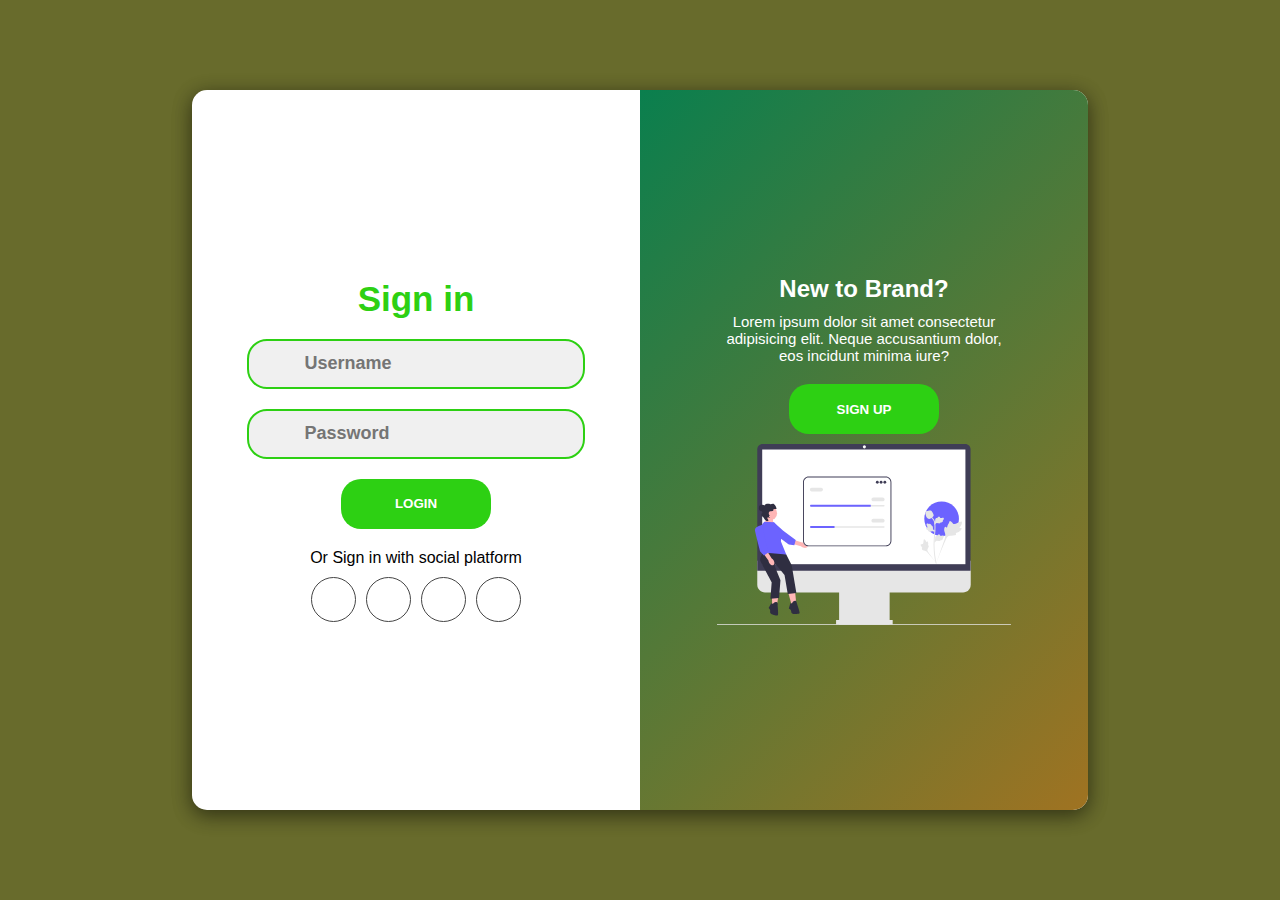
<file: index.html>
<!DOCTYPE html>
<html lang="en">
  <head>
    <meta charset="UTF-8" />
    <meta http-equiv="X-UA-Compatible" content="IE=edge" />
    <meta name="viewport" content="width=device-width, initial-scale=1.0" />
    <link
      rel="stylesheet"
      href="https://pro.fontawesome.com/releases/v5.10.0/css/all.css"
      integrity="sha384-AYmEC3Yw5cVb3ZcuHtOA93w35dYTsvhLPVnYs9eStHfGJvOvKxVfELGroGkvsg+p"
      crossorigin="anonymous"
    />
    <link rel="stylesheet" href="style.css" />
    <title>signin-signup</title>
  </head>
  <body>
    <div class="container">
      <div class="signin-signup">
        <form action="" class="sign-in-form">
          <h2 class="title">Sign in</h2>
          <div class="input-field">
            <i class="fas fa-user"></i>
            <input type="text" placeholder="Username" />
          </div>
          <div class="input-field">
            <i class="fas fa-lock"></i>
            <input type="password" placeholder="Password" />
          </div>
          <input type="submit" value="Login" class="btn" />
          <p class="social-text">Or Sign in with social platform</p>
          <div class="social-media">
            <a href="#" class="social-icon">
              <i class="fab fa-facebook"></i>
            </a>
            <a href="" class="social-icon">
              <i class="fab fa-twitter"></i>
            </a>
            <a href="" class="social-icon">
              <i class="fab fa-google"></i>
            </a>
            <a href="" class="social-icon">
              <i class="fab fa-linkedin-in"></i>
            </a>
          </div>
          <p class="account-text">
            Don't have an account? <a href="#" id="sign-up-btn2">Sign up</a>
          </p>
        </form>
        <form action="" class="sign-up-form">
          <h2 class="title">Sign up</h2>
          <div class="input-field">
            <i class="fas fa-user"></i>
            <input type="text" placeholder="Username" />
          </div>
          <div class="input-field">
            <i class="fas fa-envelope"></i>
            <input type="text" placeholder="Email" />
          </div>
          <div class="input-field">
            <i class="fas fa-lock"></i>
            <input type="password" placeholder="Password" />
          </div>
          <input type="submit" value="Sign up" class="btn" />
          <p class="social-text">Or Sign in with social platform</p>
          <div class="social-media">
            <a href="#" class="social-icon">
              <i class="fab fa-facebook"></i>
            </a>
            <a href="" class="social-icon">
              <i class="fab fa-twitter"></i>
            </a>
            <a href="" class="social-icon">
              <i class="fab fa-google"></i>
            </a>
            <a href="" class="social-icon">
              <i class="fab fa-linkedin-in"></i>
            </a>
          </div>
          <p class="account-text">
            Already have an account? <a href="#" id="sign-in-btn2">Sign in</a>
          </p>
        </form>
      </div>
      <div class="panels-container">
        <div class="panel left-panel">
          <div class="content">
            <h3>Member of Brand?</h3>
            <p>
              Lorem ipsum dolor sit amet consectetur adipisicing elit. Neque
              accusantium dolor, eos incidunt minima iure?
            </p>
            <button class="btn" id="sign-in-btn">Sign in</button>
          </div>
          <img src="image/signin.svg" alt="" class="image" />
        </div>
        <div class="panel right-panel">
          <div class="content">
            <h3>New to Brand?</h3>
            <p>
              Lorem ipsum dolor sit amet consectetur adipisicing elit. Neque
              accusantium dolor, eos incidunt minima iure?
            </p>
            <button class="btn" id="sign-up-btn">Sign up</button>
          </div>
          <img src="image/signup.svg" alt="" class="image" />
        </div>
      </div>
    </div>
    <script src="sign.js"></script>
  </body>
</html>
</file>
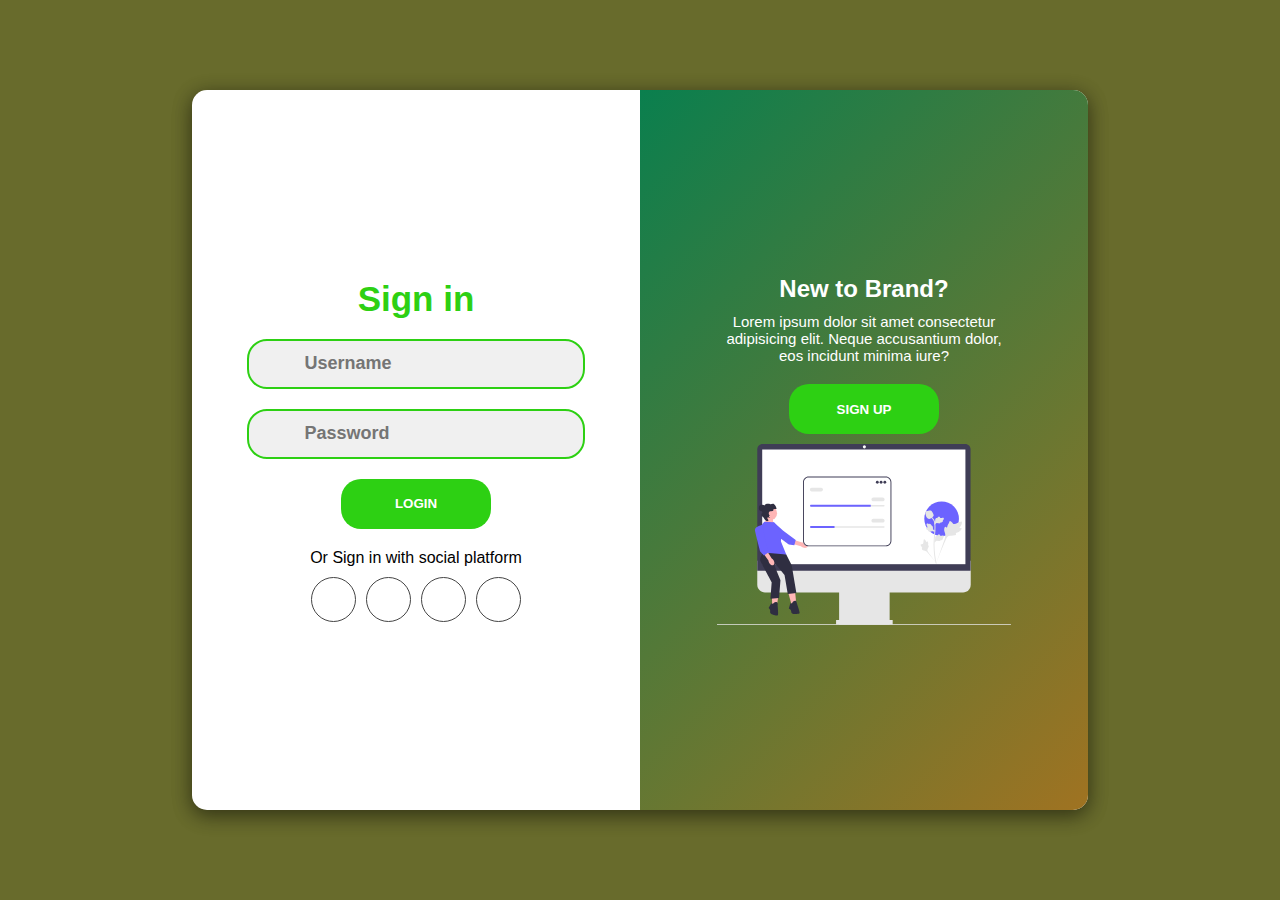
<file: signup.html>
<!DOCTYPE html>
<html lang="en">
  <head>
    <meta charset="UTF-8" />
    <meta http-equiv="X-UA-Compatible" content="IE=edge" />
    <meta name="viewport" content="width=device-width, initial-scale=1.0" />
    <link
      rel="stylesheet"
      href="https://pro.fontawesome.com/releases/v5.10.0/css/all.css"
      integrity="sha384-AYmEC3Yw5cVb3ZcuHtOA93w35dYTsvhLPVnYs9eStHfGJvOvKxVfELGroGkvsg+p"
      crossorigin="anonymous"
    />
    <link rel="stylesheet" href="signup.css" />
    <title>signin-signup</title>
  </head>
  <body>
    <div class="container">
      <div class="signin-signup">
        <form action="" class="sign-in-form">
          <h2 class="title">Sign in</h2>
          <div class="input-field">
            <i class="fas fa-user"></i>
            <input type="text" placeholder="Username" />
          </div>
          <div class="input-field">
            <i class="fas fa-lock"></i>
            <input type="password" placeholder="Password" />
          </div>
          <input type="submit" value="Login" class="btn" />
          <p class="social-text">Or Sign in with social platform</p>
          <div class="social-media">
            <a href="#" class="social-icon">
              <i class="fab fa-facebook"></i>
            </a>
            <a href="" class="social-icon">
              <i class="fab fa-twitter"></i>
            </a>
            <a href="" class="social-icon">
              <i class="fab fa-google"></i>
            </a>
            <a href="" class="social-icon">
              <i class="fab fa-linkedin-in"></i>
            </a>
          </div>
          <p class="account-text">
            Don't have an account? <a href="#" id="sign-up-btn2">Sign up</a>
          </p>
        </form>
        <form action="" class="sign-up-form">
          <h2 class="title">Sign up</h2>
          <div class="input-field">
            <i class="fas fa-user"></i>
            <input type="text" placeholder="Username" />
          </div>
          <div class="input-field">
            <i class="fas fa-envelope"></i>
            <input type="text" placeholder="Email" />
          </div>
          <div class="input-field">
            <i class="fas fa-lock"></i>
            <input type="password" placeholder="Password" />
          </div>
          <input type="submit" value="Sign up" class="btn" />
          <p class="social-text">Or Sign in with social platform</p>
          <div class="social-media">
            <a href="#" class="social-icon">
              <i class="fab fa-facebook"></i>
            </a>
            <a href="" class="social-icon">
              <i class="fab fa-twitter"></i>
            </a>
            <a href="" class="social-icon">
              <i class="fab fa-google"></i>
            </a>
            <a href="" class="social-icon">
              <i class="fab fa-linkedin-in"></i>
            </a>
          </div>
          <p class="account-text">
            Already have an account? <a href="#" id="sign-in-btn2">Sign in</a>
          </p>
        </form>
      </div>
      <div class="panels-container">
        <div class="panel left-panel">
          <div class="content">
            <h3>Member of Brand?</h3>
            <p>
              Lorem ipsum dolor sit amet consectetur adipisicing elit. Neque
              accusantium dolor, eos incidunt minima iure?
            </p>
            <button class="btn" id="sign-in-btn">Sign in</button>
          </div>
          <img src="image/signin.svg" alt="" class="image" />
        </div>
        <div class="panel right-panel">
          <div class="content">
            <h3>New to Brand?</h3>
            <p>
              Lorem ipsum dolor sit amet consectetur adipisicing elit. Neque
              accusantium dolor, eos incidunt minima iure?
            </p>
            <button class="btn" id="sign-up-btn">Sign up</button>
          </div>
          <img src="image/signup.svg" alt="" class="image" />
        </div>
      </div>
    </div>
    <script src="signup.js"></script>
  </body>
</html>
</file>
<file: style.css>
* {
  margin: 0;
  padding: 0;
  box-sizing: border-box;
  font-family: "Poppins", sans-serif;
}
body {
  display: flex;
  align-items: center;
  justify-content: center;
  min-height: 100vh;
  background: rgb(104, 107, 44);
}
.container {
  position: relative;
  width: 70vw;
  height: 80vh;
  background: rgb(255, 255, 255);
  border-radius: 15px;
  box-shadow: 0 4px 20px 0 rgba(0, 0, 0, 0.3), 0 6px 20px 0 rgba(0, 0, 0, 0.3);
  overflow: hidden;
}
.container::before {
  content: "";
  position: absolute;
  top: 0;
  left: -50%;
  width: 100%;
  height: 100%;
  background: linear-gradient(-45deg, #d96e10, #0a7f4e);
  z-index: 6;
  transform: translateX(100%);
  transition: 1s ease-in-out;
}
.signin-signup {
  position: absolute;
  top: 0;
  left: 0;
  width: 100%;
  height: 100%;
  display: flex;
  align-items: center;
  justify-content: space-around;
  z-index: 5;
}
form {
  display: flex;
  align-items: center;
  justify-content: center;
  flex-direction: column;
  width: 40%;
  min-width: 238px;
  padding: 0 10px;
}
form.sign-in-form {
  opacity: 1;
  transition: 0.5s ease-in-out;
  transition-delay: 1s;
}
form.sign-up-form {
  opacity: 0;
  transition: 0.5s ease-in-out;
  transition-delay: 1s;
}
.title {
  font-size: 35px;
  color: #2dd013;
  margin-bottom: 10px;
}
.input-field {
  width: 100%;
  height: 50px;
  background: #f0f0f0;
  margin: 10px 0;
  border: 2px solid #2dd013;
  border-radius: 20px;
  display: flex;
  align-items: center;
}
.input-field i {
  flex: 1;
  text-align: center;
  color: rgb(55, 11, 187);
  font-size: 18px;
}
.input-field input {
  flex: 5;
  background: none;
  border: none;
  outline: none;
  width: 100%;
  font-size: 18px;
  font-weight: 600;
  color: black;
}
.btn {
  width: 150px;
  height: 50px;
  border: none;
  border-radius: 20px;
  background: #2dd013;

  color: #fff;
  font-weight: 600;
  margin: 10px 0;
  text-transform: uppercase;
  cursor: pointer;
}
.btn:hover {
  background: #c03cc0;
}
.social-text {
  margin: 10px 0;
  font-size: 16px;
}
.social-media {
  display: flex;
  justify-content: center;
}
.social-icon {
  height: 45px;
  width: 45px;
  display: flex;
  align-items: center;
  justify-content: center;
  color: rgb(246, 3, 3);
  border: 1px solid #444;
  border-radius: 50px;
  margin: 0 5px;
}
a {
  text-decoration: none;
}

.social-icon:hover {
  color: #20f308;
  border-color: black;
}
.panels-container {
  position: absolute;
  top: 0;
  left: 0;
  width: 100%;
  height: 100%;
  display: flex;
  align-items: center;
  justify-content: space-around;
}
.panel {
  display: flex;
  flex-direction: column;
  align-items: center;
  justify-content: space-around;
  width: 35%;
  min-width: 238px;
  padding: 0 10px;
  text-align: center;
  z-index: 6;
}
.left-panel {
  pointer-events: none;
}
.content {
  color: #fff;
  transition: 1.1s ease-in-out;
  transition-delay: 0.5s;
}
.panel h3 {
  font-size: 24px;
  font-weight: 600;
}
.panel p {
  font-size: 15px;
  padding: 10px 0;
}
.image {
  width: 100%;
  transition: 1.1s ease-in-out;
  transition-delay: 0.4s;
}
.left-panel .image,
.left-panel .content {
  transform: translateX(-200%);
}
.right-panel .image,
.right-panel .content {
  transform: translateX(0);
}
.account-text {
  display: none;
}
/*Animation*/
.container.sign-up-mode::before {
  transform: translateX(0);
}
.container.sign-up-mode .right-panel .image,
.container.sign-up-mode .right-panel .content {
  transform: translateX(200%);
}
.container.sign-up-mode .left-panel .image,
.container.sign-up-mode .left-panel .content {
  transform: translateX(0);
}
.container.sign-up-mode form.sign-in-form {
  opacity: 0;
}
.container.sign-up-mode form.sign-up-form {
  opacity: 1;
}
.container.sign-up-mode .right-panel {
  pointer-events: none;
}
.container.sign-up-mode .left-panel {
  pointer-events: all;
}
/*Responsive*/
@media (max-width: 779px) {
  .container {
    width: 100vw;
    height: 100vh;
  }
}
@media (max-width: 635px) {
  .container::before {
    display: none;
  }
  form {
    width: 80%;
  }
  form.sign-up-form {
    display: none;
  }
  .container.sign-up-mode2 form.sign-up-form {
    display: flex;
    opacity: 1;
  }
  .container.sign-up-mode2 form.sign-in-form {
    display: none;
  }
  .panels-container {
    display: none;
  }
  .account-text {
    display: initial;
    margin-top: 30px;
  }
}

@media (max-width: 320px) {
  form {
    width: 90%;
  }
}
</file>
<file: signup.css>
* {
  margin: 0;
  padding: 0;
  box-sizing: border-box;
  font-family: "Poppins", sans-serif;
}
body {
  display: flex;
  align-items: center;
  justify-content: center;
  min-height: 100vh;
  background: rgb(104, 107, 44);
}
.container {
  position: relative;
  width: 70vw;
  height: 80vh;
  background: rgb(255, 255, 255);
  border-radius: 15px;
  box-shadow: 0 4px 20px 0 rgba(0, 0, 0, 0.3), 0 6px 20px 0 rgba(0, 0, 0, 0.3);
  overflow: hidden;
}
.container::before {
  content: "";
  position: absolute;
  top: 0;
  left: -50%;
  width: 100%;
  height: 100%;
  background: linear-gradient(-45deg, #d96e10, #0a7f4e);
  z-index: 6;
  transform: translateX(100%);
  transition: 1s ease-in-out;
}
.signin-signup {
  position: absolute;
  top: 0;
  left: 0;
  width: 100%;
  height: 100%;
  display: flex;
  align-items: center;
  justify-content: space-around;
  z-index: 5;
}
form {
  display: flex;
  align-items: center;
  justify-content: center;
  flex-direction: column;
  width: 40%;
  min-width: 238px;
  padding: 0 10px;
}
form.sign-in-form {
  opacity: 1;
  transition: 0.5s ease-in-out;
  transition-delay: 1s;
}
form.sign-up-form {
  opacity: 0;
  transition: 0.5s ease-in-out;
  transition-delay: 1s;
}
.title {
  font-size: 35px;
  color: #2dd013;
  margin-bottom: 10px;
}
.input-field {
  width: 100%;
  height: 50px;
  background: #f0f0f0;
  margin: 10px 0;
  border: 2px solid #2dd013;
  border-radius: 20px;
  display: flex;
  align-items: center;
}
.input-field i {
  flex: 1;
  text-align: center;
  color: rgb(55, 11, 187);
  font-size: 18px;
}
.input-field input {
  flex: 5;
  background: none;
  border: none;
  outline: none;
  width: 100%;
  font-size: 18px;
  font-weight: 600;
  color: black;
}
.btn {
  width: 150px;
  height: 50px;
  border: none;
  border-radius: 20px;
  background: #2dd013;

  color: #fff;
  font-weight: 600;
  margin: 10px 0;
  text-transform: uppercase;
  cursor: pointer;
}
.btn:hover {
  background: #c03cc0;
}
.social-text {
  margin: 10px 0;
  font-size: 16px;
}
.social-media {
  display: flex;
  justify-content: center;
}
.social-icon {
  height: 45px;
  width: 45px;
  display: flex;
  align-items: center;
  justify-content: center;
  color: rgb(246, 3, 3);
  border: 1px solid #444;
  border-radius: 50px;
  margin: 0 5px;
}
a {
  text-decoration: none;
}

.social-icon:hover {
  color: #20f308;
  border-color: black;
}
.panels-container {
  position: absolute;
  top: 0;
  left: 0;
  width: 100%;
  height: 100%;
  display: flex;
  align-items: center;
  justify-content: space-around;
}
.panel {
  display: flex;
  flex-direction: column;
  align-items: center;
  justify-content: space-around;
  width: 35%;
  min-width: 238px;
  padding: 0 10px;
  text-align: center;
  z-index: 6;
}
.left-panel {
  pointer-events: none;
}
.content {
  color: #fff;
  transition: 1.1s ease-in-out;
  transition-delay: 0.5s;
}
.panel h3 {
  font-size: 24px;
  font-weight: 600;
}
.panel p {
  font-size: 15px;
  padding: 10px 0;
}
.image {
  width: 100%;
  transition: 1.1s ease-in-out;
  transition-delay: 0.4s;
}
.left-panel .image,
.left-panel .content {
  transform: translateX(-200%);
}
.right-panel .image,
.right-panel .content {
  transform: translateX(0);
}
.account-text {
  display: none;
}
/*Animation*/
.container.sign-up-mode::before {
  transform: translateX(0);
}
.container.sign-up-mode .right-panel .image,
.container.sign-up-mode .right-panel .content {
  transform: translateX(200%);
}
.container.sign-up-mode .left-panel .image,
.container.sign-up-mode .left-panel .content {
  transform: translateX(0);
}
.container.sign-up-mode form.sign-in-form {
  opacity: 0;
}
.container.sign-up-mode form.sign-up-form {
  opacity: 1;
}
.container.sign-up-mode .right-panel {
  pointer-events: none;
}
.container.sign-up-mode .left-panel {
  pointer-events: all;
}
/*Responsive*/
@media (max-width: 779px) {
  .container {
    width: 100vw;
    height: 100vh;
  }
}
@media (max-width: 635px) {
  .container::before {
    display: none;
  }
  form {
    width: 80%;
  }
  form.sign-up-form {
    display: none;
  }
  .container.sign-up-mode2 form.sign-up-form {
    display: flex;
    opacity: 1;
  }
  .container.sign-up-mode2 form.sign-in-form {
    display: none;
  }
  .panels-container {
    display: none;
  }
  .account-text {
    display: initial;
    margin-top: 30px;
  }
}

@media (max-width: 320px) {
  form {
    width: 90%;
  }
}
</file>
